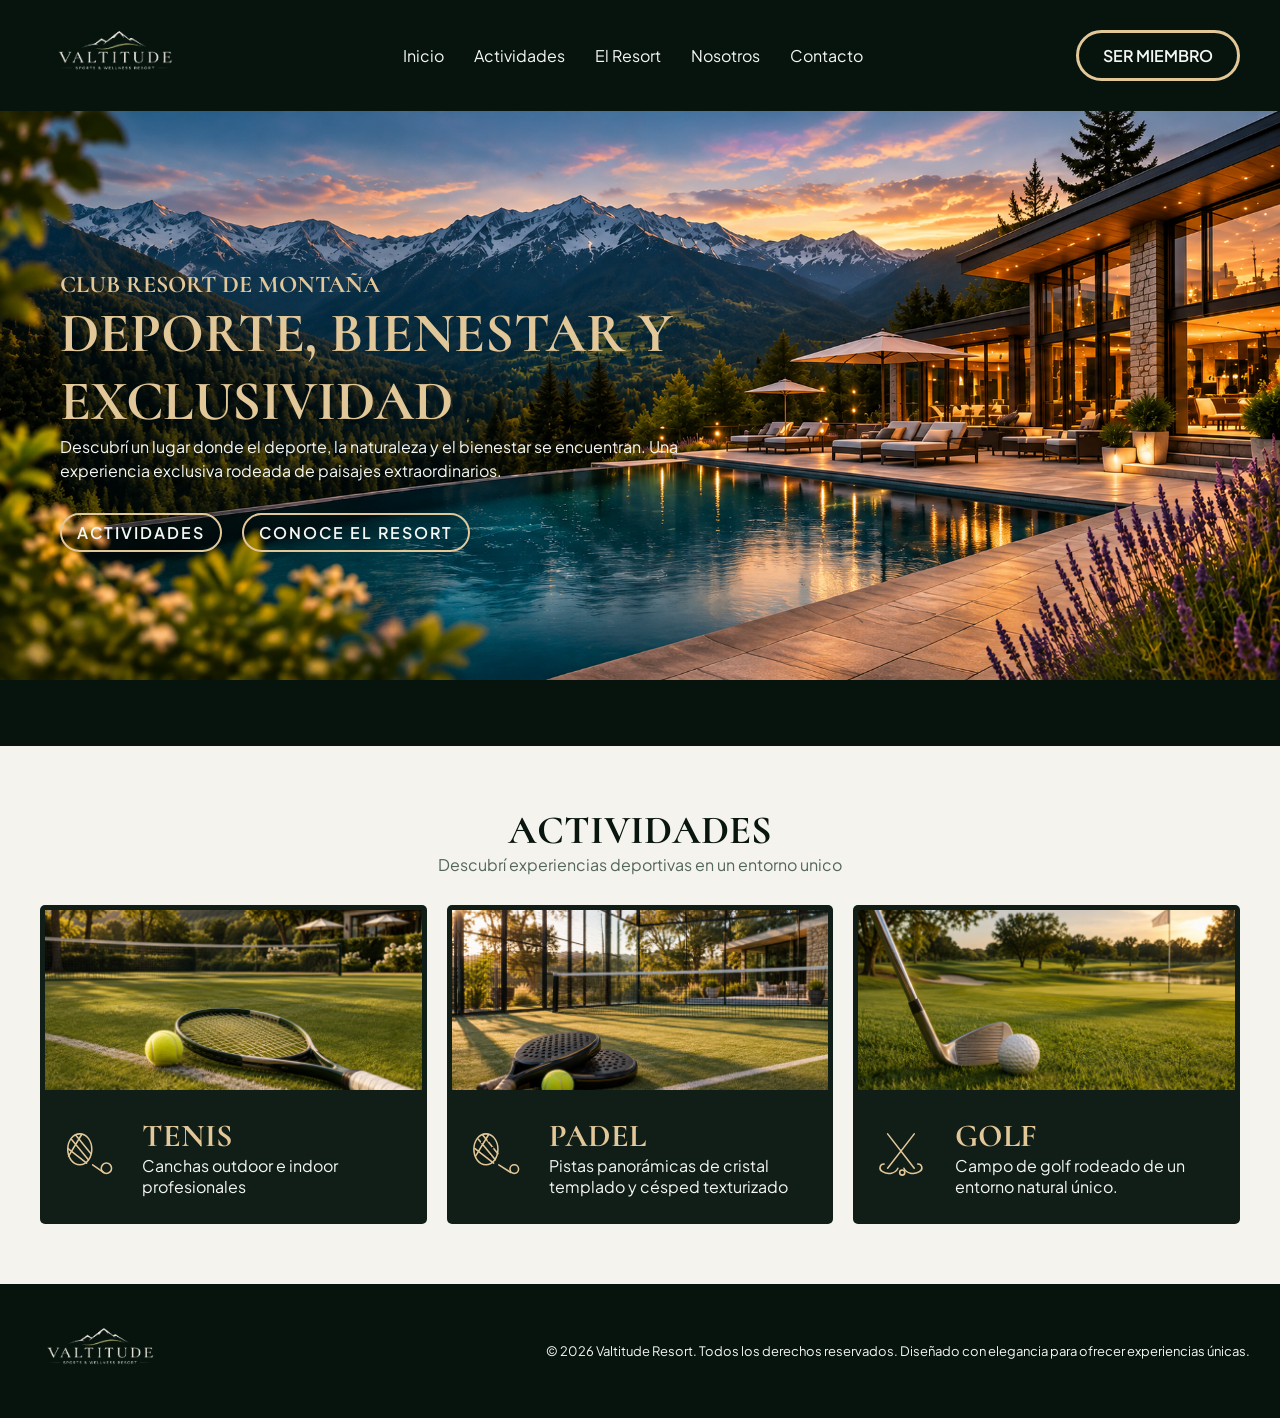
<file: Curso HTML/index.html>
<!DOCTYPE html>
<html lang="en">

<head>
    <meta charset="UTF-8">
    <meta name="viewport" content="width=device-width, initial-scale=1.0">
    <title>VALTITUDE | Sports & Wellness Resort</title>
    <link rel="stylesheet" href="./style/style.css">
</head>

<body>

    <header>
        <nav class="nav-valtitude">

            <a href="./index.html">
                <figure>
                    <img src="assets/logos/logo png.png" alt="VALTITUDE" class="logo-nav">
                </figure>
            </a>

            <ul>
                <li>
                    <a class="nav-link" href="#">Inicio</a>
                </li>
                <li>
                    <a class="nav-link" href="./pages/actividades.html">Actividades</a>
                </li>
                <li>
                    <a class="nav-link" href="./pages/resort.html">El Resort</a>
                </li>
                <li>
                    <a class="nav-link" href="./pages/nosotros.html">Nosotros</a>
                </li>
                <li>
                    <a class="nav-link" href="./pages/contacto.html">Contacto</a>
                </li>
            </ul>
            <div><a href="./pages/contacto.html" class="nav-button">SER MIEMBRO</a></div>
        </nav>
    </header>


    <main>

        <!--PORTADA PRINCIPAL-->

        <section class="portada">
            <figure>
                <img src="assets/img/Resort de montaña al atardecer.png" alt="resort rodeado de naturaleza"
                    class="portada-imagen">
            </figure>
            <div class="portada-content">
                <h4>CLUB RESORT DE MONTAÑA</h4>
                <h1>DEPORTE, BIENESTAR Y EXCLUSIVIDAD</h1>
                <p>Descubrí un lugar donde el deporte, la naturaleza y el bienestar se encuentran. Una experiencia
                    exclusiva
                    rodeada de paisajes extraordinarios.</p>

                <div class="portada-acciones">
                    <a class="portada-boton" href="./pages/actividades.html">ACTIVIDADES</a>
                    <a class="portada-boton" href="./pages/resort.html">CONOCE EL RESORT</a>
                </div>
            </div>
        </section>

        <!-- ACTIVIDADES DESTACADAS -->

        <section class="actividades-index">

            <div class="actividades-intro">
                <h2>ACTIVIDADES</h2>
                <p>Descubrí experiencias deportivas en un entorno unico</p>
            </div>

            <div class="actividades-tarjetas">
                <article class="actividad">
                    <figure>
                        <img src="./assets/img/Raqueta y pelota al atardecer.png" alt="Raqueta de tenis">
                    </figure>
                    <div class="actividad-info">
                        <figure>
                            <img src="./assets/iconos/tenis.svg">
                        </figure>
                        <div class="actividad-texto">
                            <h3>TENIS</h3>
                            <p>Canchas outdoor e indoor profesionales</p>
                        </div>
                    </div>
                </article>

                <article class="actividad">
                    <figure>
                        <img src="./assets/img/Raquetas de pádel al atardecer.png" alt="Raqueta de padel">
                    </figure>
                    <div class="actividad-info">
                        <figure>
                            <img src="./assets/iconos/padel.svg">
                        </figure>
                        <div class="actividad-texto">
                            <h3>PADEL</h3>
                            <p>Pistas panorámicas de cristal templado y césped texturizado </p>
                        </div>
                    </div>
                </article>

                <article class="actividad">
                    <figure>
                        <img src="./assets/img/Hierro de golf al atardecer.png" alt="Palo de golf">
                    </figure>
                    <div class="actividad-info">
                        <figure>
                            <img src="./assets/iconos/golf.svg">
                        </figure>
                        <div class="actividad-texto">
                            <h3>GOLF</h3>
                            <p>Campo de golf rodeado de un entorno natural único.</p>
                        </div>

                    </div>
                </article>
            </div>


        </section>

        <!-- HABITACIONES DESTACADAS -->
        <section class="habitaciones-index">
        </section>

    </main>


    <footer class="valtitude-footer">
        <figure>
            <img src="assets/logos/logo png.png" alt="" class="footer-img">
        </figure>
        <p class="footer-texto">© 2026 Valtitude Resort. Todos los derechos reservados. Diseñado con elegancia para ofrecer experiencias
            únicas.</p>
    </footer>

</body>

</html>
</file>
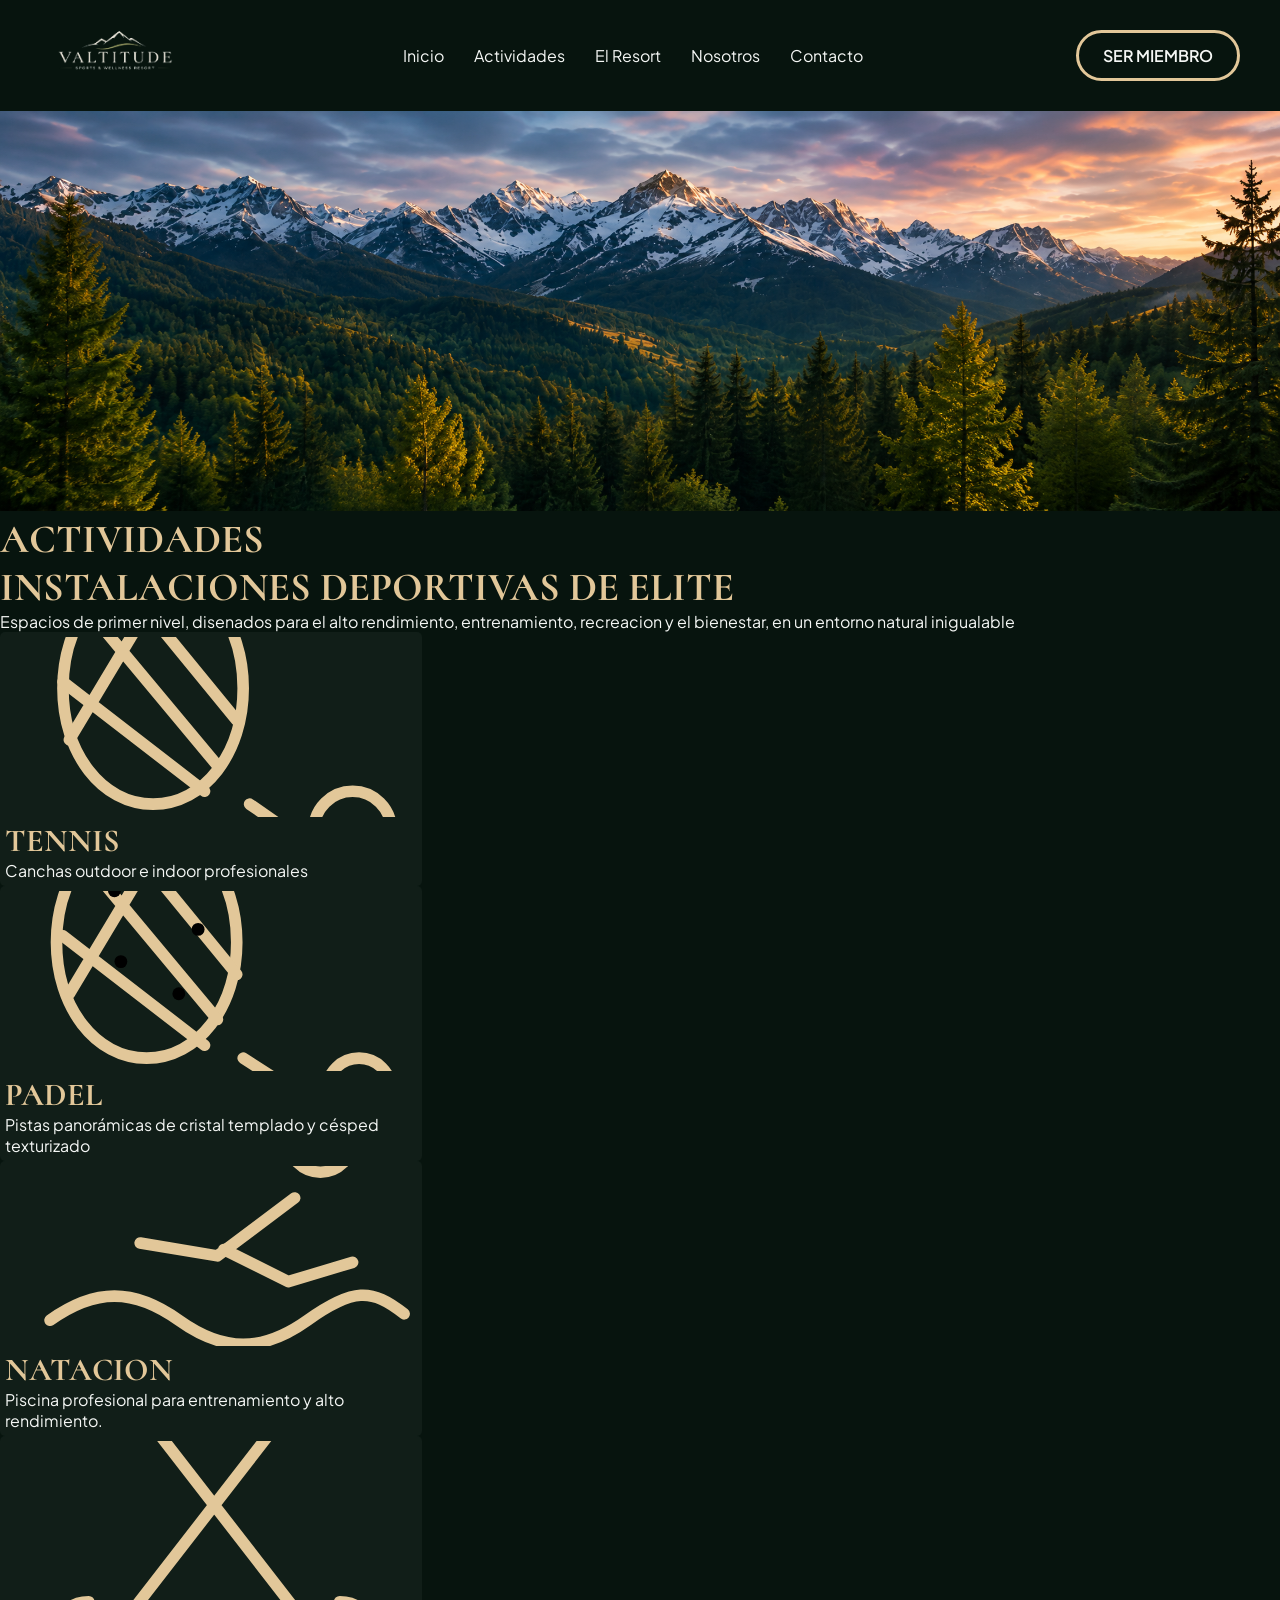
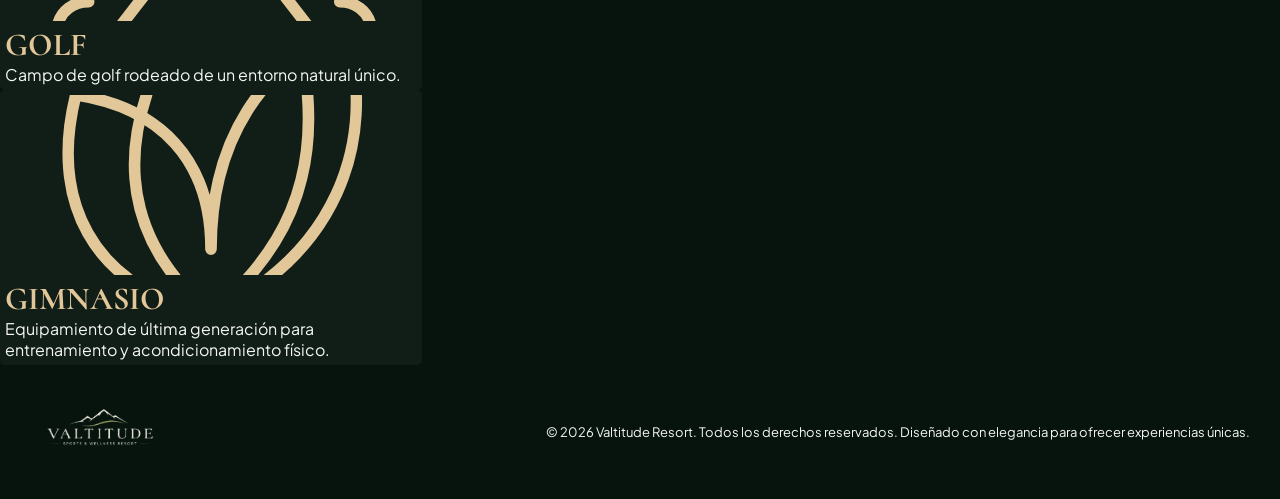
<file: Curso HTML/pages/actividades.html>
<!DOCTYPE html>
<html lang="en">

<head>
    <meta charset="UTF-8">
    <meta name="viewport" content="width=device-width, initial-scale=1.0">
    <title>Actividades</title>
    <link rel="stylesheet" href="../style/style.css">
</head>

<body>
    <header>
        <nav class="nav-valtitude">

            <a href="./index.html">
                <figure>
                    <img src="../assets/logos/logo png.png" alt="VALTITUDE" class="logo-nav">
                </figure>
            </a>

            <ul>
                <li>
                    <a class="nav-link" href="../index.html">Inicio</a>
                </li>
                <li>
                    <a class="nav-link" href="#">Actividades</a>
                </li>
                <li>
                    <a class="nav-link" href="./resort.html">El Resort</a>
                </li>
                <li>
                    <a class="nav-link" href="./nosotros.html">Nosotros</a>
                </li>
                <li>
                    <a class="nav-link" href="./contacto.html">Contacto</a>
                </li>
            </ul>
            <div><a href="./contacto.html" class="nav-button">SER MIEMBRO</a></div>
        </nav>
    </header>
    <main>
        <!-- ENCABEZADO DE LA PAGINA -->
        <section>
            <figure>
                <img src="../assets/img/Montañas nevadas al atardecer.png" alt="" class="imagen-encabezado">
            </figure>
            <h2>ACTIVIDADES</h2>
        </section>

        <!-- TIPOS DE DEPORTES -->

        <h2>INSTALACIONES DEPORTIVAS DE ELITE</h2>
        <p>Espacios de primer nivel, disenados para el alto rendimiento, entrenamiento, recreacion y el bienestar,
            en un
            entorno natural inigualable</p>


        <section class="deporte">

            <article class="actividad">
                <figure>
                    <img src="../assets/iconos/tenis.svg">
                </figure>
                <h3>TENNIS</h3>
                <p>Canchas outdoor e indoor profesionales</p>
            </article>


            <article class="actividad">
                <figure>
                    <img src="../assets/iconos/padel.svg">
                </figure>
                <h3>PADEL</h3>
                <p>Pistas panorámicas de cristal templado y césped texturizado </p>
            </article>

            <article class="actividad">
                <figure>
                    <img src="../assets/iconos/natacion.svg">
                </figure>
                <h3>NATACION</h3>
                <p>Piscina profesional para entrenamiento y alto rendimiento.</p>
            </article>


            <article class="actividad">
                <figure>
                    <img src="../assets/iconos/golf.svg">
                </figure>
                <h3>GOLF</h3>
                <p>Campo de golf rodeado de un entorno natural único.</p>
            </article>


            <article class="actividad">
                <figure>
                    <img src="../assets/iconos/wellness.svg">
                </figure>
                <h3>GIMNASIO</h3>
                <p>Equipamiento de última generación para entrenamiento y acondicionamiento físico.</p>
            </article>


        </section>

    </main>

     <footer class="valtitude-footer">
        <figure>
            <img src="../assets/logos/logo png.png" alt="" class="footer-img">
        </figure>
        <p class="footer-texto">© 2026 Valtitude Resort. Todos los derechos reservados. Diseñado con elegancia para ofrecer experiencias
            únicas.</p>
    </footer>
</body>

</html>
</file>
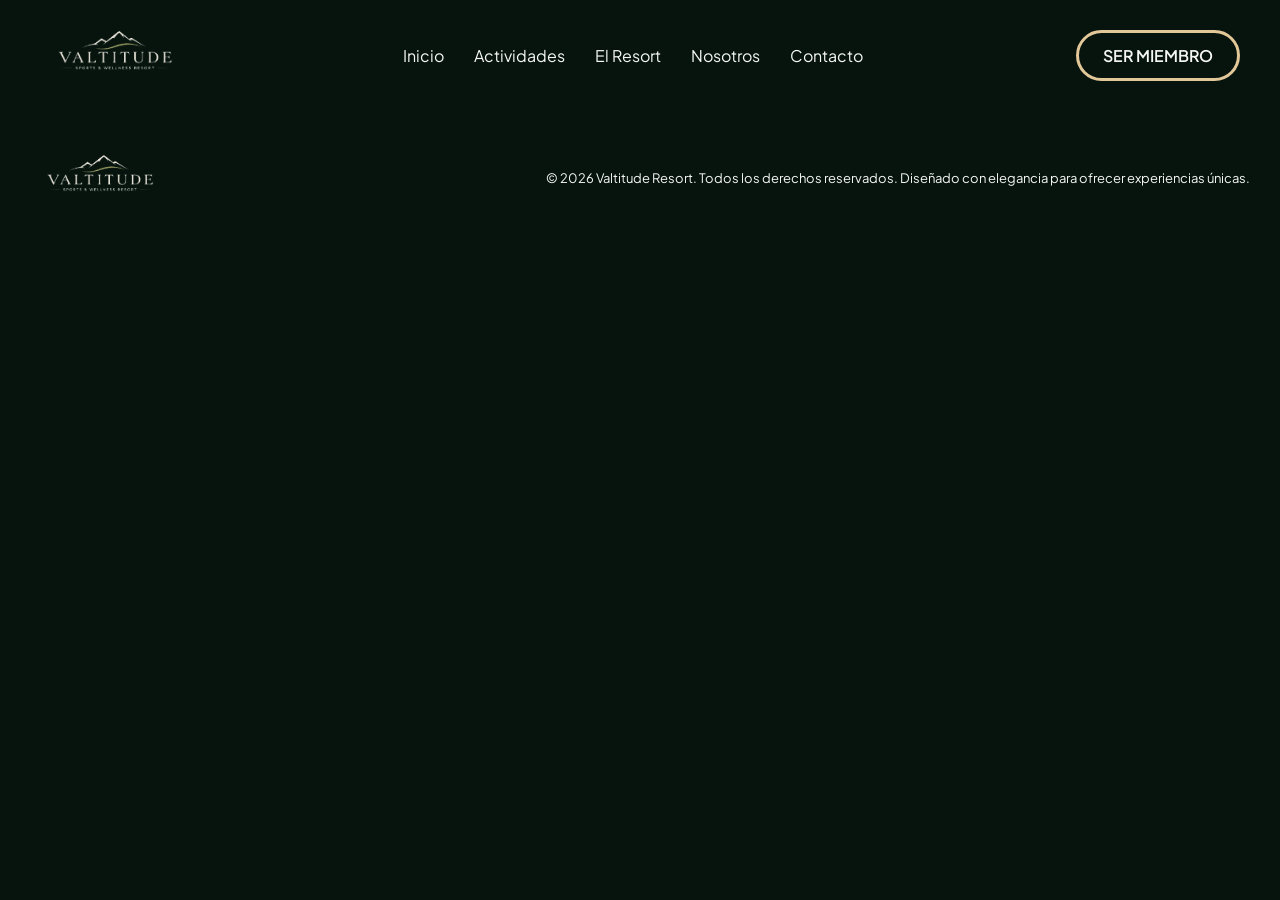
<file: Curso HTML/pages/contacto.html>
<!DOCTYPE html>
<html lang="en">
<head>
    <meta charset="UTF-8">
    <meta name="viewport" content="width=device-width, initial-scale=1.0">
    <title>Contacto</title>
    <link rel="stylesheet" href="../style/style.css"></head>

</head>
<body>
    <header>
        <nav class="nav-valtitude">

            <a href="./index.html">
                <figure>
                    <img src="../assets/logos/logo png.png" alt="VALTITUDE" class="logo-nav">
                </figure>
            </a>

            <ul>
                <li>
                    <a class="nav-link" href="../index.html">Inicio</a>
                </li>
                <li>
                    <a class="nav-link" href="./actividades.html">Actividades</a>
                </li>
                <li>
                    <a class="nav-link" href="./resort.html">El Resort</a>
                </li>
                <li>
                    <a class="nav-link" href="./nosotros.html">Nosotros</a>
                </li>
                <li>
                    <a class="nav-link" href="#">Contacto</a>
                </li>
            </ul>
            <div><a href="./contacto.html" class="nav-button">SER MIEMBRO</a></div>
        </nav>
    </header>
    <main>

    </main>


    <footer class="valtitude-footer">
        <figure>
            <img src="../assets/logos/logo png.png" alt="" class="footer-img">
        </figure>
        <p class="footer-texto">© 2026 Valtitude Resort. Todos los derechos reservados. Diseñado con elegancia para ofrecer experiencias
            únicas.</p>
    </footer>

</body>
</html>
</file>
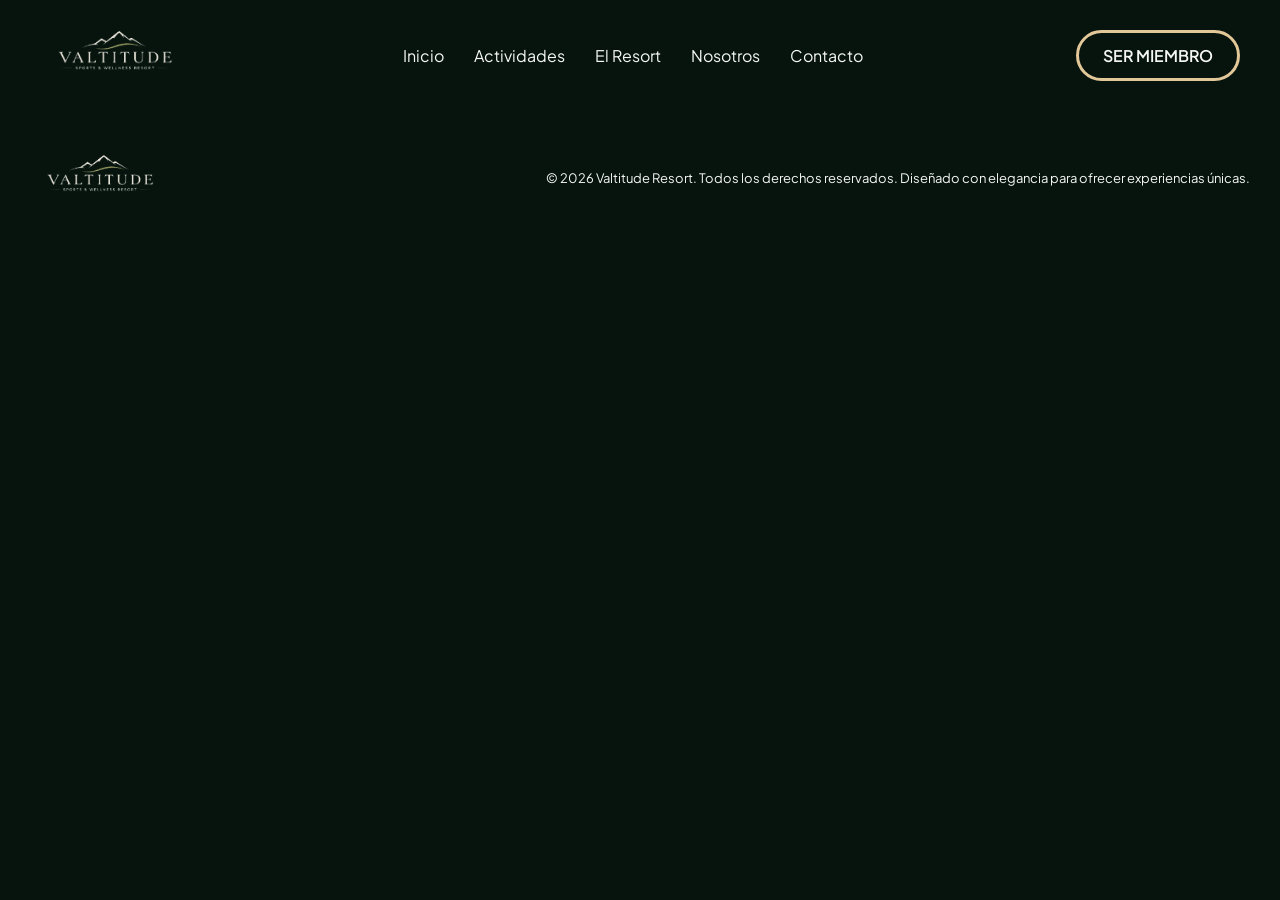
<file: Curso HTML/pages/nosotros.html>
<!DOCTYPE html>
<html lang="en">
<head>
    <meta charset="UTF-8">
    <meta name="viewport" content="width=device-width, initial-scale=1.0">
    <title>Nosotros</title>
    <link rel="stylesheet" href="../style/style.css"></head>

</head>
<body>
    
  <header>
        <nav class="nav-valtitude">

            <a href="./index.html">
                <figure>
                    <img src="../assets/logos/logo png.png" alt="VALTITUDE" class="logo-nav">
                </figure>
            </a>

            <ul>
                <li>
                    <a class="nav-link" href="../index.html">Inicio</a>
                </li>
                <li>
                    <a class="nav-link" href="./actividades.html">Actividades</a>
                </li>
                <li>
                    <a class="nav-link" href="./resort.html">El Resort</a>
                </li>
                <li>
                    <a class="nav-link" href="./nosotros.html">Nosotros</a>
                </li>
                <li>
                    <a class="nav-link" href="#">Contacto</a>
                </li>
            </ul>
            <div><a href="./contacto.html" class="nav-button">SER MIEMBRO</a></div>
        </nav>
    </header>
    <main>

    </main>


    <footer class="valtitude-footer">
        <figure>
            <img src="../assets/logos/logo png.png" alt="" class="footer-img">
        </figure>
        <p class="footer-texto">© 2026 Valtitude Resort. Todos los derechos reservados. Diseñado con elegancia para ofrecer experiencias
            únicas.</p>
    </footer>

</body>
</html>
</file>
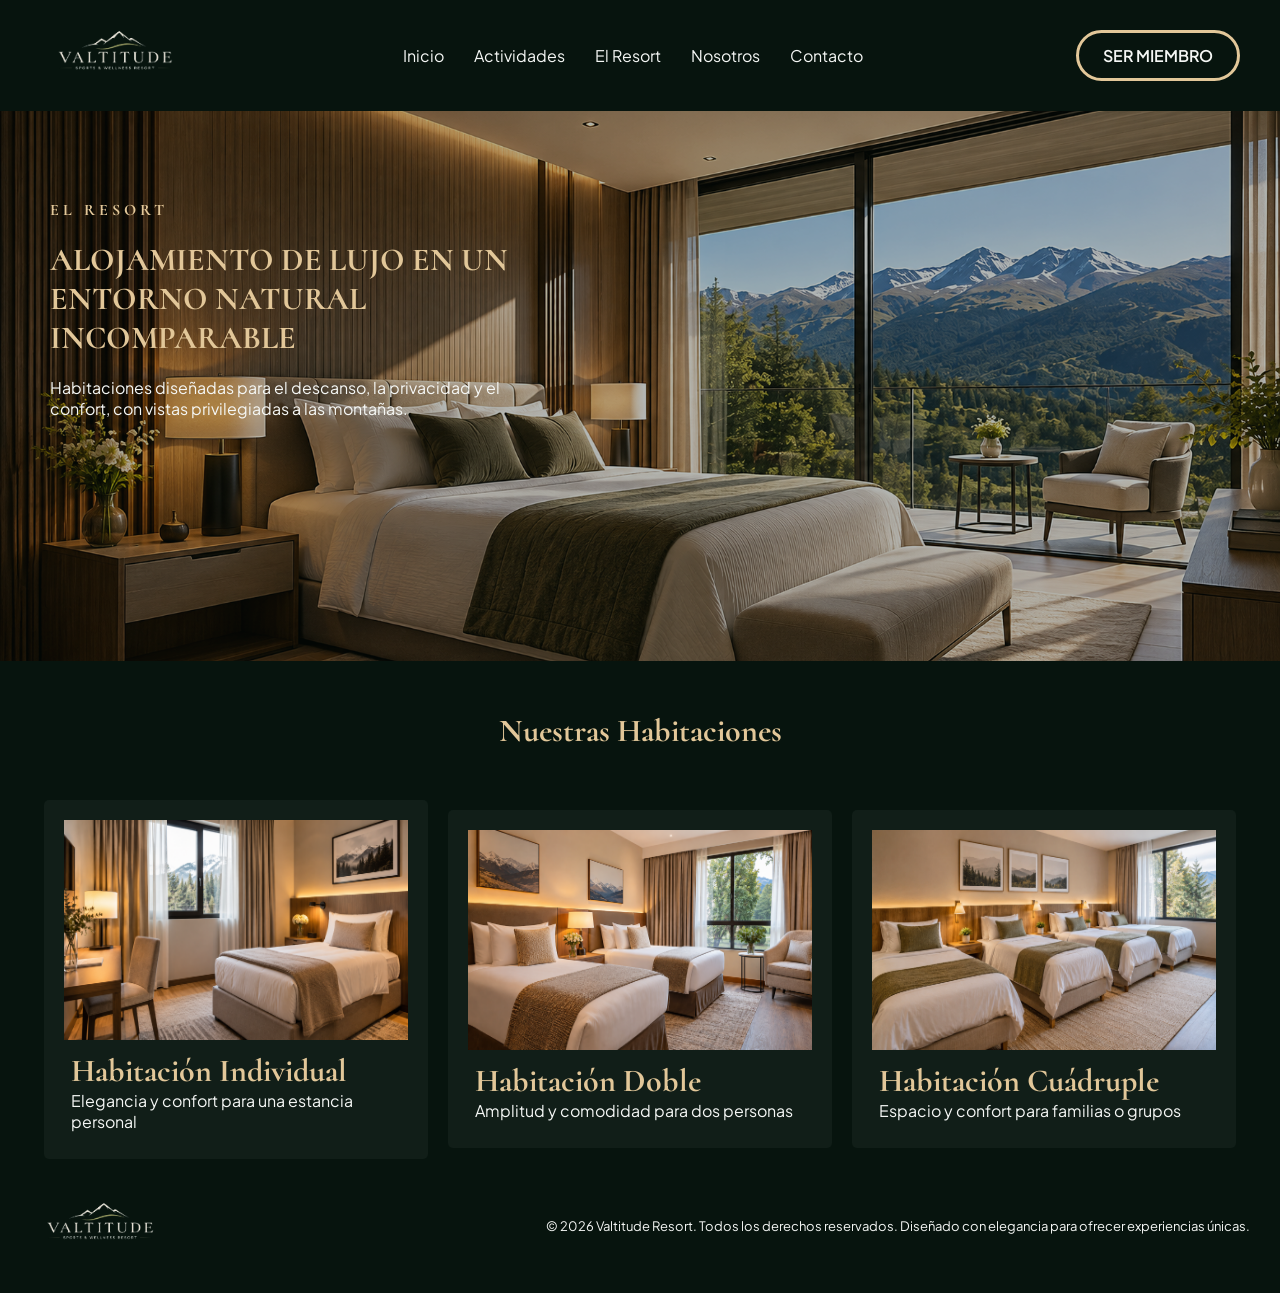
<file: Curso HTML/pages/resort.html>
<!DOCTYPE html>
<html lang="en">

<head>
    <meta charset="UTF-8">
    <meta name="viewport" content="width=device-width, initial-scale=1.0">
    <title>El Resort</title>
    <link rel="stylesheet" href="../style/style.css">
</head>

<body>
    <header>
        <nav class="nav-valtitude">

            <a href="../index.html">
                <figure>
                    <img src="../assets/logos/logo png.png" alt="VALTITUDE" class="logo-nav">
                </figure>
            </a>

            <ul>
                <li>
                    <a class="nav-link" href="../index.html">Inicio</a>
                </li>
                <li>
                    <a class="nav-link" href="./actividades.html">Actividades</a>
                </li>
                <li>
                    <a class="nav-link" href="#">El Resort</a>
                </li>
                <li>
                    <a class="nav-link" href="./nosotros.html">Nosotros</a>
                </li>
                <li>
                    <a class="nav-link" href="./contacto.html">Contacto</a>
                </li>
            </ul>
            <div><a href="./contacto.html" class="nav-button">SER MIEMBRO</a></div>
        </nav>
    </header>
    <main>
        <!-- ENCABEZADO DE LA PAGINA -->
        <section class="resort-portada">
            <figure>
                <img src="../assets/img/Suite alpina con vistas a la montaña.png" alt="" class="resort-portada-img">
            </figure>
            <div class="resort-portada-content">
                <h2>EL RESORT</h2>
                <h3>ALOJAMIENTO DE LUJO EN UN ENTORNO NATURAL INCOMPARABLE</h3>
                <p>Habitaciones diseñadas para el descanso, la privacidad y el confort, con vistas privilegiadas a las
                    montañas.</p>
            </div>
        </section>

        <!-- TIPOS DE HABITACIONES -->

        <section class="habitaciones-section">

            <div class="habitaciones-titulo">
                <h3>Nuestras Habitaciones</h3>
            </div>

            <div class="habitaciones">

                <article class="habitacion">
                    <figure>
                        <img src="../assets/img/Tipos de Habitaciones/Habitacion individual.png" alt=""
                            class="habitaciones-imgs">
                    </figure>
                    <div class="habitaciones-texto">
                        <h3>Habitación Individual</h3>
                        <p>Elegancia y confort para una estancia personal</p>
                    </div>
                </article>


                <article class="habitacion">
                    <figure>
                        <img src="../assets/img/Tipos de Habitaciones/Habitacion doble.png" alt=""
                            class="habitaciones-imgs">
                    </figure>
                    <div class="habitaciones-texto">
                        <h3>Habitación Doble</h3>
                        <p>Amplitud y comodidad para dos personas</p>
                    </div>

                </article>

                <article class="habitacion">
                    <figure>
                        <img src="../assets/img/Tipos de Habitaciones/Habitacion cuadruple.png" alt=""
                            class="habitaciones-imgs">
                    </figure>
                    <div class="habitaciones-texto">
                        <h3>Habitación Cuádruple</h3>
                        <p>Espacio y confort para familias o grupos</p>
                    </div>
                </article>
            </div>

        </section>

    </main>


    <footer class="valtitude-footer">
        <figure>
            <img src="../assets/logos/logo png.png" alt="" class="footer-img">
        </figure>
        <p class="footer-texto">© 2026 Valtitude Resort. Todos los derechos reservados. Diseñado con elegancia para
            ofrecer experiencias
            únicas.</p>
    </footer>

</body>

</html>
</file>
<file: Curso HTML/style/style.css>
/*COLORES
Fondo General: Verde bosque nocturno profundo (#07140E / #0A1C14)
Superficies & Tarjetas: Verde esmeralda umbrío (#12281D / #183527) con bordes sutilmente iluminados.
Acentos & Botones: Oro pálido champán satinado (#E2C799 / #D8B780) para llamadas a la acción, estados activos y badges de categoría.
Texto: Blanco marfil para máxima claridad (#F5F7F5) y salvia suave (#9FB4A7) para metadatos.
*/

@import url('https://fonts.googleapis.com/css2?family=Cormorant:ital,wght@0,300..700;1,300..700&family=Montserrat:ital,wght@0,100..900;1,100..900&family=Plus+Jakarta+Sans:ital,wght@0,200..800;1,200..800&display=swap');
@import url('https://fonts.googleapis.com/css2?family=Montserrat:ital,wght@0,100..900;1,100..900&display=swap');
@import url('https://fonts.googleapis.com/css2?family=Cormorant:ital,wght@0,300..700;1,300..700&family=Montserrat:ital,wght@0,100..900;1,100..900&display=swap');

:root {
    --font-ppal: 'Cormorant', serif;
    --font-sec: 'Plus Jakarta Sans', sans-serif;
    --bg-ppal: #07140e;
    --bg-sec: #111E18;
    --titles: #E2C799;
    --text: #F5F7F5;
    --accent: #E2C799;
}

/* RESET */

* {
    margin: 0;
    padding: 0;
    box-sizing: border-box;
}

body {
    background-color: var(--bg-ppal);
}

/* TITLES */

h1,
h2,
h3,
h4,
h5,
h6 {

    /*FONT FAMILY: CARMORAND */
    font-family: var(--font-ppal);
    color: var(--titles)
}

h1 {
    font-size: 3rem;
}

h2 {
    font-size: 2.5rem;
}

h3 {
    font-size: 2rem;
}

h4 {
    font-size: 1.75rem;
}

p,
a {
    font-family: var(--font-sec);
    color: var(--text);
}

a {
    text-decoration: none;
}

/* HEADER */
header {
    padding: 16px 40px;
}

.imagen-ppal {
    width: 100%;
    height: 500px;
}

.imagen-encabezado {
    width: 100%;
    height: 400px;
}


/* NAV BAR*/

.nav-valtitude {
    display: flex;
    flex-direction: row;
    justify-content: space-between;
    align-items: center;
}

.nav-valtitude ul {
    display: flex;
    flex-direction: row;
    justify-content: space-between;
    align-items: center;
    gap: 30px;
}

.nav-valtitude ul li {
    list-style: none;
}

.nav-button {
    display: inline-block;
    padding: 12px 24px;
    background-color: transparent;
    border: 3px solid #E2C799;
    border-radius: 30px;
    font-weight: 600;

}

.nav-button:hover {
    background-color: #E2C799;
    color: #091610;
    border-color: #D8B780;
}

.logo-nav {
    width: 150px;
    height: auto;
}

.nav-link:hover {
    color: #D8B780;
}

/* MAIN */

.portada {
    width: 100%;
    height: 600px;
    position: relative;
}

.portada-imagen {
    width: 100%;
    height: 100%;
    object-fit: cover;
}

.portada-content {
    width: 50%;
    position: absolute;
    left: 60px;
    top: 50%;
    transform: translateY(-50%);
}

.portada-content h1 {
    font-size: 3.5rem;
}

.portada-content h4 {
    font-size: 1.5rem;
}

.portada-content p {
    font-size: 1rem;
    line-height: 1.5;
}

.portada-acciones {
    display: flex;
    flex-direction: row;
    margin-top: 30px;
    gap: 20px;
}

.portada-boton {
    display: inline-block;
    background-color: transparent;
    border: 2px solid #E2C799;
    color: #F5F7F5;
    padding: 7px 15px;
    border-radius: 20px;
    font-weight: 600;
    letter-spacing: 2px;

}

.portada-boton:hover {
    background-color: #E2C799;
    color: #091610;
}

/*ACTIVIDADES DESTACADAS*/

.actividades-index {
    background-color: #F5F3ED;
    padding: 60px 40px;
    margin-top: 35px;
}

.actividades-intro {
    text-align: center;
    margin-bottom: 30px;
}

.actividades-intro h2 {
    color: #091610;
}

.actividades-intro p {
    color: #52675A;
}

.actividades-tarjetas {
    display: flex;
    flex-direction: row;
    justify-content: center;
    align-items: center;
    gap: 20px;
}

.actividad {
    width: 33%;
    padding: 5px;
    background-color: #111E18;
    border-radius: 5px;
}

.actividad img {
    width: 100%;
    height: 180px;
    object-fit: cover;
    padding: 0px;
}

.actividad-info {
    display: flex;
    flex-direction: row;
    justify-content: flex-start;
    align-items: center;
    gap: 20px;
    padding: 15px;
}

.actividad-info figure img {
    width: 55px;
    height: 55px;
}

.actividad-texto {
    text-align: left;
    margin: 7px;
}




/* FOOTER */

.valtitude-footer {
    display: flex;
    flex-direction: row;
    justify-content: space-between;
    align-items: center;
    padding: 30px;
}

.footer-img {
    width: 140px;
    height: auto;
}

.footer-texto {
    text-align: right;
    font-size: 13px;
}

/* PAGE RESORT */

.resort-portada {
    width: 100%;
    height: 550px;
    position: relative;
}

.resort-portada-img {
    width: 100%;
    height: 550px;
    object-fit: cover;
    opacity: 0.7;
}

.resort-portada-content {
    width: 40%;
    position: absolute;
    left: 50px;
    top: 50%;
    transform: translateY(-85%);
}

.resort-portada-content h2 {
    font-size: 1rem;
    letter-spacing: 4px;
    margin-bottom: 20px;
}

.resort-portada-content h3 {
    font-size: 2rem;
    margin-bottom: 20px;
}

.resort-portada-content p {
    text-align: left;
}

/* TIPOS DE HABITACIONES */

.habitaciones-titulo {
    text-align: center;
    margin: 50px 0px;
}   

.habitaciones {
    display: flex;
    flex-direction: row;
    justify-content: center;
    align-items: center;
    gap: 20px;
}

.habitacion {
    width: 30%;
    padding: 20px;
    background-color: #111E18;
    border-radius: 5px;
}

.habitaciones-imgs {
    width: 100%;
    height: 220px;
}

.habitaciones-texto{
    text-align: left;
    margin: 7px
}
</file>
